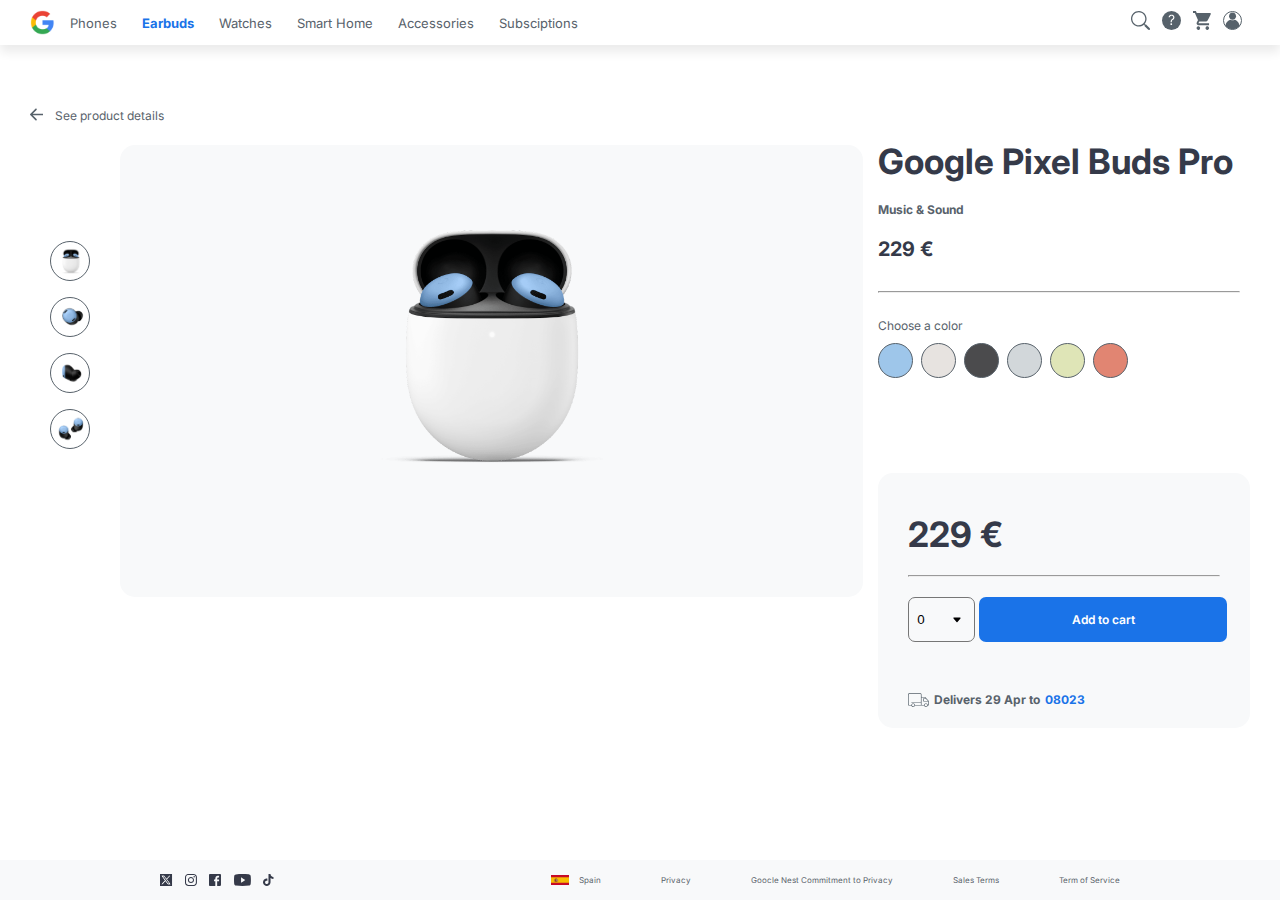
<file: index.html>
<!DOCTYPE html>
<html lang="en">
<head>
    <meta charset="UTF-8">
    <meta name="viewport" content="width=device-width, initial-scale=1.0">
    <title>Google Store</title>
    <link rel="stylesheet" href="./style.css">    
    <link rel="stylesheet" href="./Text.css">
    <link rel="stylesheet" href="./mobile.css">
    <link rel="stylesheet" href="./tablet.css">
    <link rel="preconnect" href="https://fonts.googleapis.com">
    <link rel="preconnect" href="https://fonts.gstatic.com" crossorigin>
    <link href="https://fonts.googleapis.com/css2?family=Inter:wght@100..900&display=swap" rel="stylesheet">    
</head>
    <body>
        <header class="nav-wrapper">  
            <img class="nav-img" src="./images/images/google-logo.png" alt="logo-google">
            <nav class="menunav">
                <ul class="menu">
                    <li> <a href="">Phones</a></li>
                    <li><a href="./index.html" class="active">Earbuds</a></li>
                    <li><a href="./watches.html">Watches</a></li>
                    <li><a href="">Smart Home</a></li>
                    <li><a href="">Accessories</a></li>
                    <li><a href="">Subsciptions</a></li>
                </ul>
            </nav>
            <span class="iconos-nav">
                <img src="./images/images/icons/Search.svg" alt="Search">
                <img src="./images/images/icons/Help.svg" alt="Help">
                <img src="./images/images/icons/Cart.svg" alt="Cart">
                <img src="./images/images/icons/Avatar.svg" alt="Avatar">
            <input type="checkbox" id="menu">
            <label for="menu" class="menu-hamburgesa"> <svg xmlns="http://www.w3.org/2000/svg" height="24px" viewBox="0 -960 960 960" width="25px" fill="#1a73e8"><path d="M120-240v-80h720v80H120Zm0-200v-80h720v80H120Zm0-200v-80h720v80H120Z"/></svg> </label>
            </span>
        </header>
    <main>
     <div class="product-details">
        <a href=""><img src="./images/images/icons/Arrow.svg" class="flecha"></a> <p class="see-product">See product details</p>
     </div>
        <section class="left">
            <div class="listadofotos">
                    <br>
                    <div class="circulo-fondoblanco"><img class="fotos-earbuds" src="./images/images/earbuds/earbuds_01.png"></div>
                    <br>
                    <div class="circulo-fondoblanco"><img class="fotos-earbuds" src="./images/images/earbuds/earbuds_02.png" alt="earbuds_02"></div>
                    <br>
                    <div class="circulo-fondoblanco"><img class="fotos-earbuds" src="./images/images/earbuds/earbuds_03.png" alt="earbuds_03"></div>
                    <br>
                    <div class="circulo-fondoblanco"><img class="fotos-earbuds" src="./images/images/earbuds/earbuds_04.png" alt="earbuds_04"></div>
                    
            </div>
            <div class="foto-producto">
                <img class="earbuds01" src="./images/images/earbuds/earbuds_01.png">
            </div>
        </section>
        <section class="right">
            <div class="textos-producto">
                <h1>Google Pixel Buds Pro</h1>
                <br>
                <p class="bold">Music & Sound</p>
                <br>
                <h2>229 €</h2>
                <hr>
            </div>
            <div>
                <p>Choose a color</p>
                <span class="circulos-colores">
                    <div class="circulo-1"></div>
                    <div class="circulo-2"></div>
                    <div class="circulo-3"></div>
                    <div class="circulo-4"></div>
                    <div class="circulo-5"></div>
                    <div class="circulo-6"></div>
                </span>
            </div>
            <div class="pay-box">
                <h1>229 €</h1>
                <hr class="barra-divisoria">
                <div class="button-form">
                    <form action="#">
                        <select name="numbers" id="numbers">
                            <option value="number-1">0</option>
                                <option value="number-2">1</option>
                            <option value="number-3">2</option>
                        </select>
                    <button class="add-to-cart">Add to cart</button>
                    <div class="Delivers">
                            <img src="./images/images/icons/Delivery.svg"><p class="bold">Delivers 29 Apr to</p><p class="boldblue">08023</p>
                    </div>
                    <br>
                </div>
            </div>
        </section>       
    </main>
    <footer>
        <span class="iconos-redes">
            <img src="./images/images/icons/SM-x.svg" alt="Twitter-X">
            <img src="./images/images/icons/SM-instagram.svg" alt="Instagram">
            <img src="./images/images/icons/SM-facebook.svg" alt="Facebook">
            <img src="./images/images/icons/SM-youtube.svg" alt="YouTube">            
            <img src="./images/images/icons/SM-tiktok.svg" alt="TikTok">
        </span>
        <ul class="footer-links">
            <li class="spain-link"><img class="bandera-spain" src="./images/images/icons/Spain.svg"><a href="">Spain</a></li>
            <li><a href="">Privacy</a></li>
            <li><a href="">Goocle Nest Commitment to Privacy</a></li>
            <li><a href="">Sales Terms</a></li>
            <li><a href="">Term of Service</a></li>
        </ul>
        <br>

    </footer>
    </body>
</html>
</file>
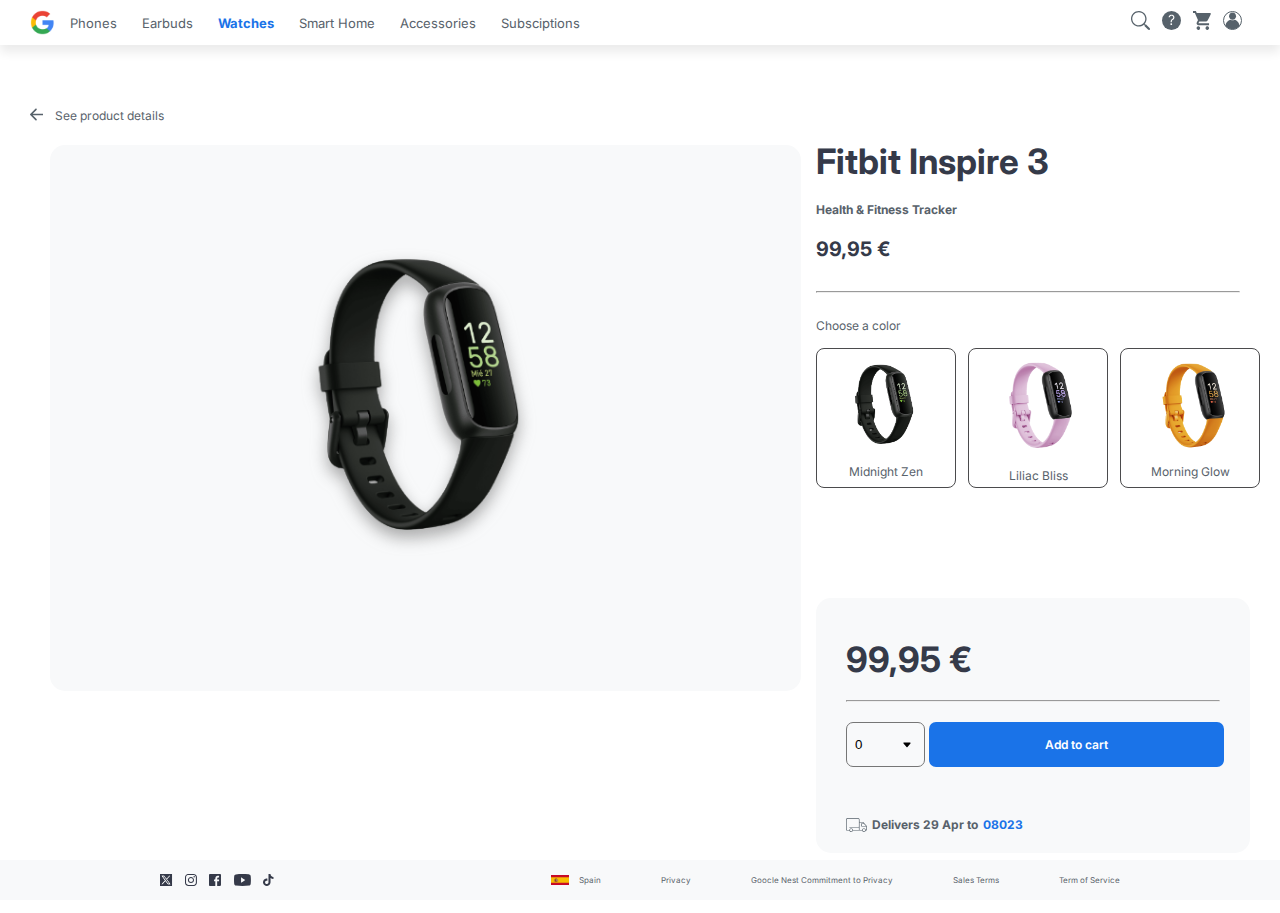
<file: watches.html>
<!DOCTYPE html>
<html lang="en">
<head>
    <meta charset="UTF-8">
    <meta name="viewport" content="width=device-width, initial-scale=1.0">
    <title>Google Store</title>
    <link rel="stylesheet" href="./style.css">
    <link rel="stylesheet" href="./Text.css">
    <link rel="stylesheet" href="./mobile.css">
    <link rel="stylesheet" href="./tablet.css">
    <link rel="preconnect" href="https://fonts.googleapis.com">
    <link rel="preconnect" href="https://fonts.gstatic.com" crossorigin>
    <link href="https://fonts.googleapis.com/css2?family=Inter:wght@100..900&display=swap" rel="stylesheet">    
</head>
    <body>
        <header class="nav-wrapper">  
            <img class="nav-img" src="./images/images/google-logo.png" alt="logo-google">
            <nav class="menunav">
                <ul class="menu">
                    <li> <a href="">Phones</a></li>
                    <li><a href="./index.html">Earbuds</a></li>
                    <li><a href="./watches.html" class="active">Watches</a></li>
                    <li><a href="">Smart Home</a></li>
                    <li><a href="">Accessories</a></li>
                    <li><a href="">Subsciptions</a></li>
                </ul>
            </nav>
            <span class="iconos-nav">
                <img src="./images/images/icons/Search.svg" alt="Search">
                <img src="./images/images/icons/Help.svg" alt="Help">
                <img src="./images/images/icons/Cart.svg" alt="Cart">
                <img src="./images/images/icons/Avatar.svg" alt="Avatar">
            <input type="checkbox" id="menu">
            <label for="menu" class="menu-hamburgesa"> <svg xmlns="http://www.w3.org/2000/svg" height="24px" viewBox="0 -960 960 960" width="25px" fill="#1a73e8"><path d="M120-240v-80h720v80H120Zm0-200v-80h720v80H120Zm0-200v-80h720v80H120Z"/></svg> </label>
            </span>
        </header>
    <main>
     <div class="product-details">
        <a href=""><img src="./images/images/icons/Arrow.svg" class="flecha"></a> <p class="see-product">See product details</p>
     </div>
        <section class="left-watches">
            <div class="foto-producto">
                <img class="watches" src="./images/images/smartwatch/smartwatch_black.png">
            </div>
        </section>
        <section class="right">
            <div class="textos-producto">
                <h1>Fitbit Inspire 3</h1>
                <br>
                <p class="bold">Health & Fitness Tracker</p>
                <br>
                <h2>99,95 €</h2>
                <hr>
            </div>
            <div>
                <p>Choose a color</p>
                <div class="listado-watches">
                    <div class="watchblack">
                        <img src="./images/images/smartwatch/smartwatch_black.png" alt="watch-pink">
                        <p class="watches-color">Midnight Zen</p>
                    </div>
                    <div class="watchpink">
                        <img src="./images/images/smartwatch/smartwatch_pink.png" alt="watch-black">
                        <p class="watches-color">Liliac Bliss</p>
                    </div>
                    <div class="watchyellow">
                        <img src="./images/images/smartwatch/smartwatch_yellow.png" alt="watch-yellow">
                        <p class="watches-color">Morning Glow</p>
                    </div>
                </div>

            </div>
            <div class="pay-box">
                <h1>99,95 €</h1>
                <hr class="barra-divisoria">
                <div class="button-form">
                    <form action="#">
                        <select name="numbers" id="numbers">
                            <option value="number-1">0</option>
                                <option value="number-2">1</option>
                            <option value="number-3">2</option>
                        </select>
                    <button class="add-to-cart">Add to cart</button>
                    <div class="Delivers">
                            <img src="./images/images/icons/Delivery.svg"><p class="bold">Delivers 29 Apr to</p><p class="boldblue">08023</p>
                        </span>
                    </div>
                </span>               
                <br>
            </div>
        </section>       
    </main>
    <footer>
        <span class="iconos-redes">
            <img src="./images/images/icons/SM-x.svg" alt="Twitter-X">
            <img src="./images/images/icons/SM-instagram.svg" alt="Instagram">
            <img src="./images/images/icons/SM-facebook.svg" alt="Facebook">
            <img src="./images/images/icons/SM-youtube.svg" alt="YouTube">            
            <img src="./images/images/icons/SM-tiktok.svg" alt="TikTok">
        </span>
        <ul class="footer-links">
            <li class="spain-link"><img class="bandera-spain" src="./images/images/icons/Spain.svg"><a href="">Spain</a></li>
            <li><a href="">Privacy</a></li>
            <li><a href="">Goocle Nest Commitment to Privacy</a></li>
            <li><a href="">Sales Terms</a></li>
            <li><a href="">Term of Service</a></li>
        </ul>
        <br>

    </footer>
    </body>
</html>
</file>
<file: style.css>
* {
    margin: 0;
    padding: 0;
    box-sizing: border-box;
}

.menu-hamburgesa {
    display: none;
}

li {
    list-style: none;
    display: inline;
}

ul.menu {
    gap: 25px;
    display: flex;
    justify-content: flex-start;
    padding-left: 15px;
}

.nav-wrapper {
    display: flex;
    padding-left: 30px;
    padding-right: 30px;
    padding-top: 10px;
    padding-bottom: 10px;
    background-color: white;
    box-shadow: 0px 7px 10px #ebebeb;
    width: 100%;
    align-items: center;
    justify-content: center
   
}

.menunav {
    display: flex;
    flex-direction: row;
    justify-content: space-around;
    gap: 15px;
}

.iconos-nav {
    margin-left: auto;
    align-content: space-around;
}

.iconos-nav img {
    margin-right: 8px;
}

.nav-img {
    align-content: center;
    justify-content: flex-start;
    height: 25px;
    width: 25px;
    gap: 30px;
}

footer {
    display: flex;
    padding-left: 30px;
    padding-right: 30px;
    background-color: #f8f9fa;
    width: 100%;
    align-items: center;
    position: fixed;
    bottom: 0;
    padding-top: 10px;
    padding-bottom: 10px ;
}

.footer-links {
    gap: 60px;
    display: flex;
    align-content: flex-start;
    justify-content: center;
    margin-right: 130px;
}

.iconos-redes {
    align-content: center;
    justify-content: flex-start;
    display: flex;
    gap: 12px;
    margin-right: auto;
    margin-left: 130px;
}


.bandera-spain {
    gap: 5px;
    align-content: center;
    height: 10px;
}

.spain-link {
    display: flex;
    gap: 10px;
}

main {
    display: grid;
    grid-template-columns: 2fr 1fr;
    grid-template-rows: auto 1fr;
    margin-top: 60px;
    margin-left: 30px;
    margin-bottom: 40px;
    padding-bottom: 20px;
    position: relative;
}

.product-details {
    display: flex;
    flex-direction: row;
    align-items: center;
    grid-column: span 2;
    grid-row: span 1;
    width: 80%;
    gap: 12px;
}

.right {
    display: flex;
    flex-direction: column;
    margin-right: 20px;
    margin-left: 15px;
    margin-top: 5px;
    gap: 15px;
}

.left {
    display: grid;
    grid-template-columns: 70px 1fr;
    padding-left: 20px;
}  

.listadofotos {
    display: flex;
    flex-direction: column;
    margin-top: 100px;
}

.circulo-fondoblanco {
    background: white;
    border-radius: 50%;
    border:1px solid #58626b;
    width: 40px;
    height: 40px;
}


.fotos-earbuds {
    width:40px;
    margin-right: 30px;
    margin-top: 4px;
}

hr {
    margin-right: 20px;
    margin-top: 30px;
    margin-bottom: 10px;
    color: #4b4b4d;
}

.flecha {
    align-items: center;
    gap: 5px;
    height: 13px;
}

.foto-producto {
    background-color: #f8f9fa;
    border-radius: 15px;
    text-align: center;
    margin-top: 20px;
    height: 75%;
    width: 100%;

}

.earbuds01 {
   height: 300px;
   margin-top: 50px;
}    

.circulos-colores {
    display: flex;
    margin-top: 10px;
    gap: 8px;
}

.circulo-1 {
    background: #9ec6ea;
    border-radius: 50%;
    border:1px solid #58626b;
    width: 35px;
    height: 35px;
    
}

.circulo-2 {
    background: #e7e3e0;
    border-radius: 50%;
    border:1px solid #58626b;
    width: 35px;
    height: 35px;
}

.circulo-3 {
    background: #4b4b4d;
    border-radius: 50%;
    border:1px solid #58626b;
    width: 35px;
    height: 35px;
    
}

.circulo-4 {
    background: #d2d7da;
    border-radius: 50%;
    border:1px solid #58626b;
    width: 35px;
    height: 35px;
}

.circulo-5 {
    background: #dfe5b7;
    border-radius: 50%;
    border:1px solid #58626b;
    width: 35px;
    height: 35px;
    
}

.circulo-6 {
    background: #e18572;
    border-radius: 50%;
    border:1px solid #58626b;
    width: 35px;
    height: 35px;
}

.Delivers {
    margin-top: 50px;
    display: flex;
    justify-items: baseline;
    align-items: center;
    gap: 5px;
}

.pay-box {
    background-color: #f8f9fa;
    border-radius: 15px;
    padding-top: 30px;
    padding-bottom: 1px;
    padding-left: 30px;
    padding-right: 10px;
    margin-top: 80px;
    margin-right: 10px;
    height: 80%;
}

.barra-divisoria {
    margin-right: 20px;
    margin-top: 20px;
    margin-bottom: 20px;
}

select {
    width: 20%;
    height: 45px;
    border-radius: 7px;
    padding: 8px;
    background: url("data:image/svg+xml,<svg height='10px' width='10px' viewBox='0 0 16 16' fill='%23000000' xmlns='http://www.w3.org/2000/svg'><path d='M7.247 11.14 2.451 5.658C1.885 5.013 2.345 4 3.204 4h9.592a1 1 0 0 1 .753 1.659l-4.796 5.48a1 1 0 0 1-1.506 0z'/></svg>") no-repeat;
    background-position: calc(100% - 0.75rem) center;
    -moz-appearance:none;
    -webkit-appearance: none; 
    appearance: none;
}

button {
    width: 75%;
    border: 0px;
    height: 45px;
    background-color: #1a73e8;
    border-radius: 7px;
}

input {
    display: none;
}

label {
    box-sizing: border-box;
    display: inline-block;
    border-radius: 5px;
    width: 30px;
    height: 30px;
    line-height: 30px;
    font-weight: bold;
    text-align: center;
    color: #1a73e8;
    cursor: pointer;
    position: relative;
    }


/* Watches*/

.left-watches {
    display: flex;
    flex-direction: row;
    padding-left: 20px;
}

.listado-watches img {
    width: 100px;
}

.watches {
    height: 380px;
    margin-top: 60px;
    filter: drop-shadow(0 0.5rem 0.5rem rgba(115, 115, 115, 0.6));

}

.watchyellow,
.watchblack,
.watchpink {
    border:1px solid #4b4b4d;
    border-radius: 8px;
    text-align: center;
    width: 140px;
    height: 140px;
} 

.listado-watches {
    display: flex;
    gap: 12px;
    margin-bottom: 15px;
    margin-top: 15px;
}
</file>
<file: Text.css>
body {
    font-family: "Inter";
}

h1 {
    font-family: "Inter";
    font-size: 35px;
    color: #353a49;
    font-weight: bold;
    margin-top: 10px;
}

h2 {
    font-family: "Inter";
    font-size: 20px;
    color: #353a49;
    font-weight: bold;
}

p {
    font-family: "Inter";
    font-size: 12px;
    color: #58626b;
}

p.bold {
    font-family: "Inter";
    font-size: 12px;
    color: #58626b;
    font-weight: bold;
}

p.boldblue {
    font-family: "Inter";
    font-size: 12px;
    color: #1a73e8;
    font-weight: bold;
}

.footer-links {
    font-family: "Inter";
    font-size: 8px;
    color: #58626b;
    text-decoration: none;
}

.menu, 
.left {
    font-size: 13px;
}


a {
    font-family: "Inter";
    color: #58626b;
    text-decoration: none;

}

a:active, 
a:focus,
.active {
    font-family: "Inter";
    color: #1a73e8;
    font-weight: bold;
    text-decoration: none;
}


button {
    font-family: "Inter";
    color: white;
    font-weight: 600;
    text-decoration: none;
    font-size: 12px;
}




/* Mobil */ @media (max-width: 576px) {
    
    h1 {
        font-size: 31px;
       }

    p.watches-color {
        width: 40px;
        text-align: center;
    }
}
</file>
<file: mobile.css>
/* Mobil */ @media (max-width: 576px) {


    .nav-wrapper {
        justify-content: space-between;
    }

    .menunav {
        display: flex;
        width: 96%;
        justify-items: flex-end;
    
    }
    
    .menu-hamburgesa {
        display: flex;
        width: 100%;
        height: 100%;
        justify-content: flex-end;
        margin-left: 5px;
    }

    .iconos-nav {
        display: flex;
        gap: 5px;
        justify-content: flex-start;
    }
    
    main {
        display: flex;
        flex-direction: column;
        width: 96%;
        margin-top: 20px;
    }

    .listadofotos {
        display: none;
    }

    .foto-producto {
        height: 380px;
        width: 88%;
    }

    ul.menu {
        display: none;
    }

    .left,
    .right,
    .left-watches {
        display: flex;
        flex-direction: column;
        padding: 0px;
        margin-top: 8px;
        margin-right: 0px;
        margin-left: 0px;
        margin-bottom: 8px;
        height: 100%;
        width: 100%;
    }

    hr {
        width: 90%;
    }

    .pay-box {
        height: 100%;
        width: 90%;
        margin-top: 15px;
        margin-right: 6px;
    }

    footer {
        display: flex;
        flex-direction: column;
        padding: 0px;
        margin: 0px;
        position: relative;
        bottom: 0;
        align-items: center;
        justify-content: center;
    }

    .iconos-redes {
        display: flex;
        align-items: center;
        justify-content: space-around;
        width: 70%;
        margin-left: 0px;
        margin-right: 0;
        margin-bottom: 16px;
        margin-top: 20px;
    }

    .iconos-redes img {
        height: 35px;
        gap: 15px;
    }

    .footer-links {
        display: grid;
        grid-template-rows: repeat(5, auto);
        gap: 8px;
        justify-content: center;
        align-items: center;
        text-align: center;
        margin: 0px;
        padding: 0px;
}

    .spain-link {
        display: flex;
        flex-direction: row;
        grid-row-start: 5;
        gap: 3px;
        justify-content: center;
}

    .earbuds01 {
        margin-bottom: 20px;
        margin-top: 70px;
        height: 60%;
 } 

 /* Watches */

.listado-watches {
    display: flex;
    flex-direction: row;
    gap: 18px;
    margin-bottom: 15px;
    margin-top: 15px;
}

.watchyellow,
.watchblack,
.watchpink {
    display: flex;
    flex-direction: column;
    justify-content: center;
    align-items: center;
    width: 100px;
    height: 115px;
}

.watches {
    margin-bottom: 20px;
    margin-top: 70px;
    height: 60%;
}


.listado-watches img {
    width: 65%;
    padding-top: 5px;
}


}
</file>
<file: tablet.css>
/* Tablet */ @media (min-width: 577px) and (max-width: 990px) {

    .listadofotos {
        display: none;
    }

    .menu-hamburgesa {
        display: none;
    }

    .iconos-nav img {
    margin-right: 8px;
}
    .nav-wrapper {
        box-shadow: none;
    }

    main { 
        display: flex;
        flex-direction: column;
        align-content: center;
        margin-left: 15px;
        margin-top: 20px;
    }

    .left {
        display: flex;
        align-content: center;
        width: 95%;
        height: 500px;
    }

    .right {
        display: grid;
        grid-template-columns: 1fr 1fr;
    }
    
    .foto-producto {
        height: 90%;
    }

    .earbuds01 {
        margin-bottom: 20px;
        margin-top: 70px;
     
     }  

    .textos-producto {
        grid-column: span 2;
    }

    .pay-box {
        margin-top: 5px;
        height: 95%;
    }


    .iconos-redes {
        margin-left: 10px;                
        margin-right: 70px;
    }

    .footer-links {
       justify-content: space-around;
       margin-right: 0;
       margin-left: 30px;
       gap: 40px;
    }
        
/*Watches*/

    .left-watches {
        display: flex;
        flex-direction: row;
        text-align: center;
        width: 96%;
        height: 480px;
    }

    .watches {
        margin-top: 30px;
        height: 80%;
    }

    .listado-watches {
        display: flex;
        flex-wrap: wrap;
        gap: 12px;
        margin-bottom: 15px;
        margin-top: 15px;
    }

}
</file>
